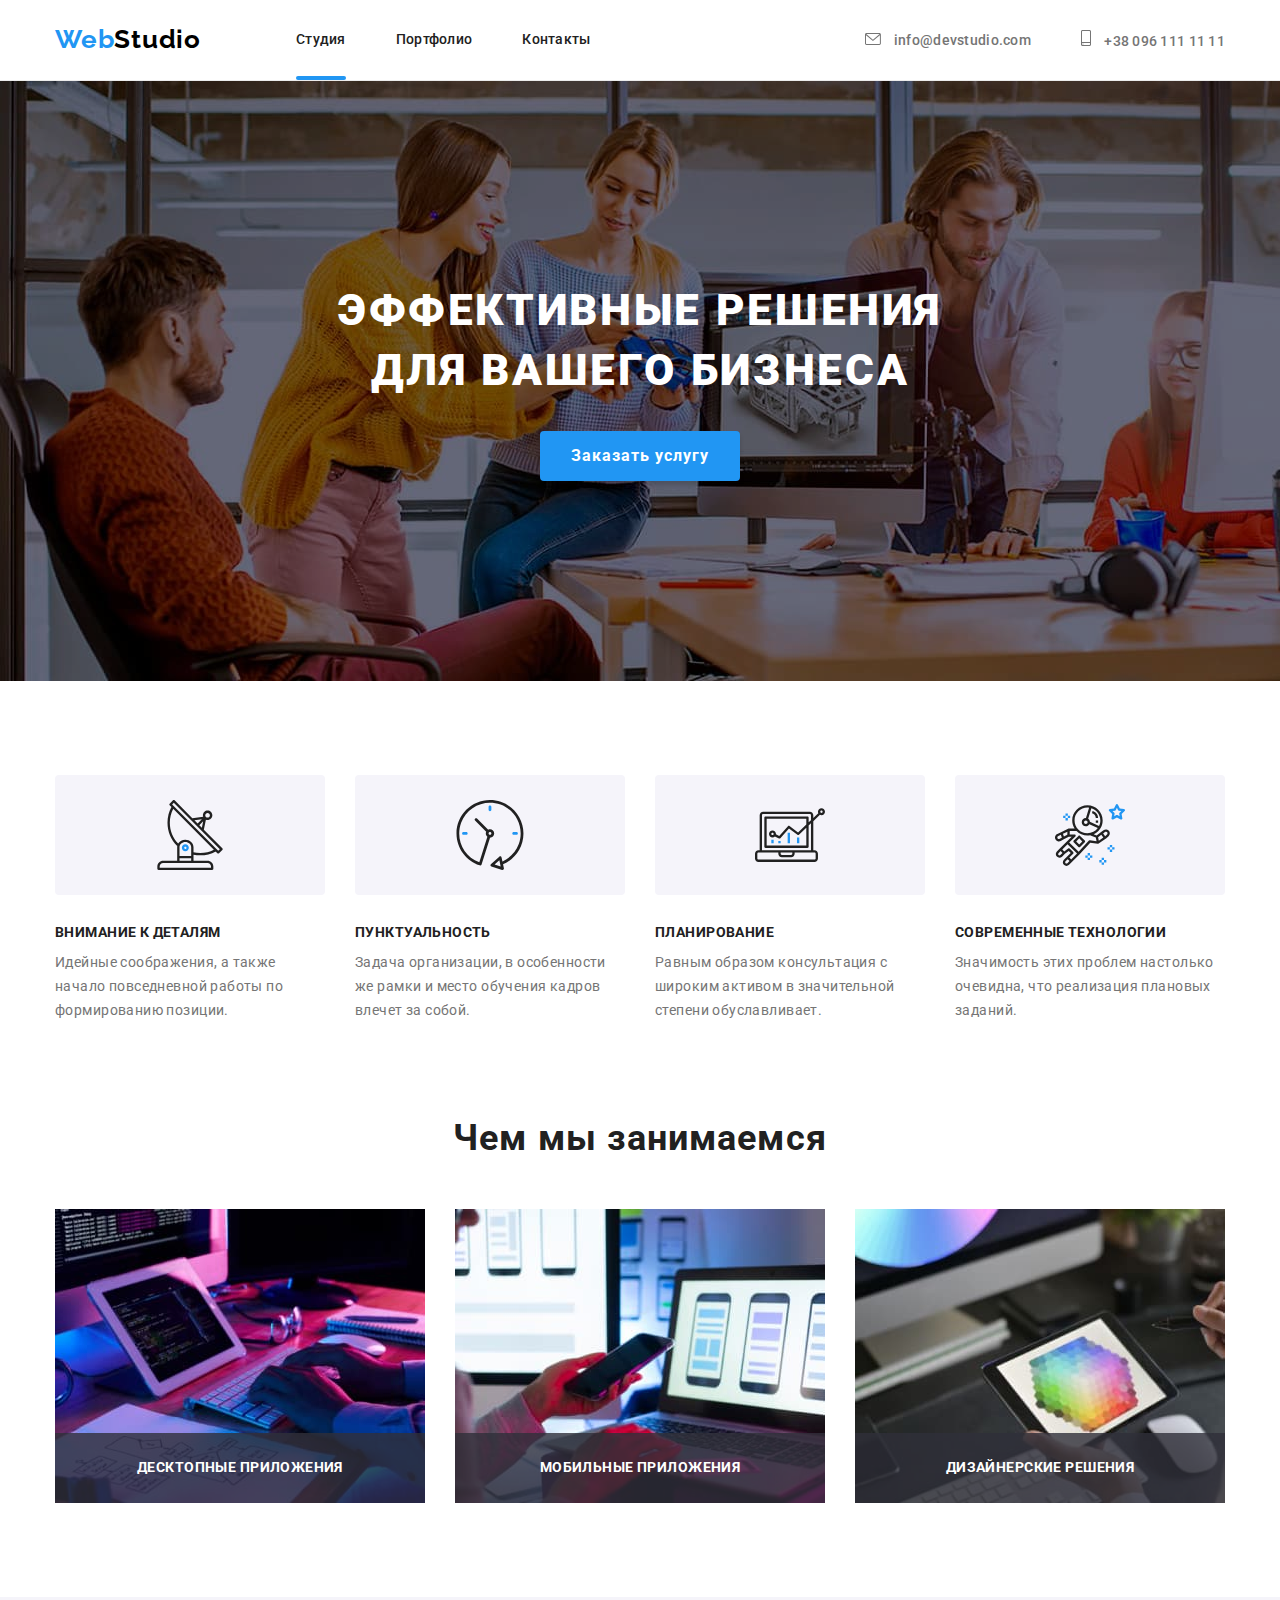
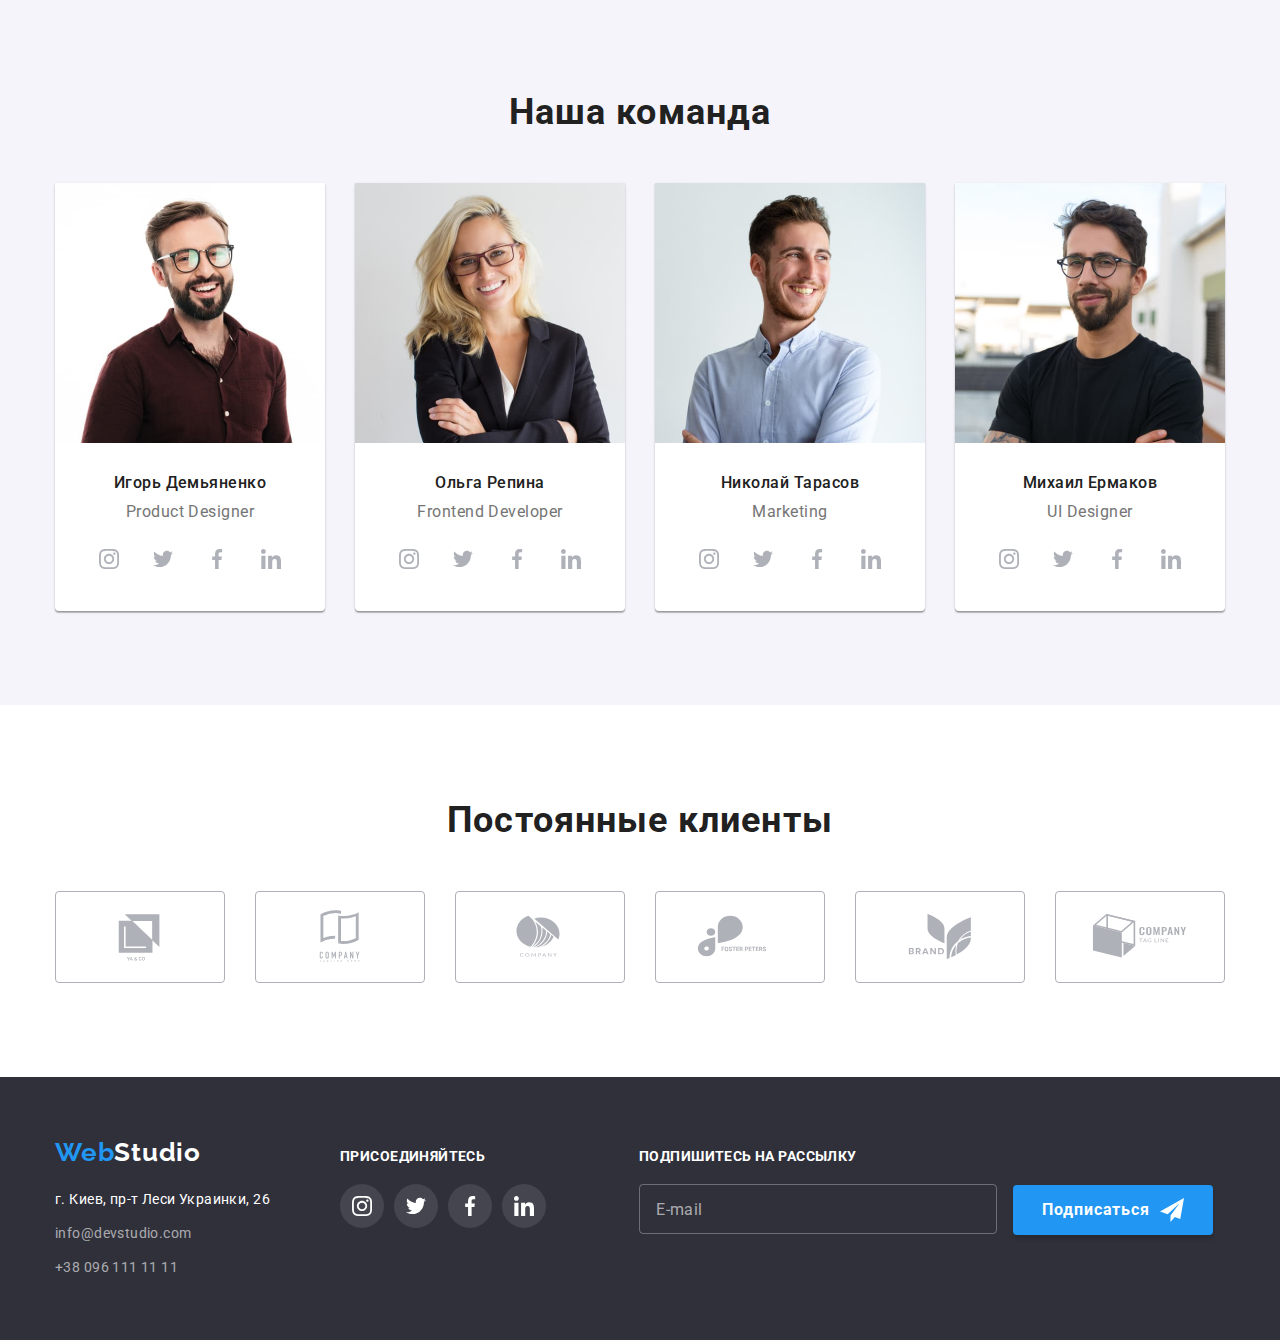
<file: index.html>
<!DOCTYPE html>
<html lang="ru">
  <head>
    <meta charset="UTF-8" />
    <meta http-equiv="X-UA-Compatible" content="IE=edge" />
    <meta name="viewport" content="width=device-width, initial-scale=1.0" />
    <title>WebStudio</title>
    <link rel="preconnect" href="https://fonts.googleapis.com" />
    <link rel="preconnect" href="https://fonts.gstatic.com" crossorigin />
    <link
      href="https://fonts.googleapis.com/css2?family=Raleway:wght@700&family=Roboto:wght@400;500;700;900&display=swap"
      rel="stylesheet"
    />
    <link rel="preconnect" href="https://fonts.googleapis.com" />
    <link rel="preconnect" href="https://fonts.gstatic.com" crossorigin />
    <link
      href="https://fonts.googleapis.com/css2?family=Raleway:wght@700&family=Roboto:wght@400;500;700;900&display=swap"
      rel="stylesheet"
    />
    <link
      rel="stylesheet"
      href="https://cdnjs.cloudflare.com/ajax/libs/modern-normalize/1.1.0/modern-normalize.min.css"
    />
    <link rel="stylesheet" href="./css/main.min.css" />
  </head>
  <body>
    <header class="header-section">
      <div class="container">
        <div class="header-position">
          <nav class="navigation">
            <div class="logo-header">
              <a href="./index.html" lang="en" class="logo">
                Web<span class="logo--black">Studio</span>
              </a>
            </div>
            <ul class="site-nav list-none">
              <li class="site-nav__item">
                <a href="./index.html" class="site-nav__link current-page">Студия</a>
              </li>
              <li class="site-nav__item">
                <a href="./portfolio.html" class="site-nav__link">Портфолио</a>
              </li>
              <li class="site-nav__item">
                <a href="" class="site-nav__link">Контакты</a>
              </li>
            </ul>
          </nav>
          <ul class="contacts list-none">
            <li class="contact">
              <a href="mailto:info@devstudio.com" class="contact__info">
                <svg class="contact__icon" width="16px" height="12px">
                  <use href="./images/icons-sprite.svg#icon-envelope"></use>
                </svg>
                info@devstudio.com </a>
            </li>
            <li class="contact">
              <a href="tel:+380961111111" class="contact__info">
                <svg class="contact__icon" width="10px" height="16px" >
                  <use href="./images/icons-sprite.svg#icon-smartphone"></use>
                  </svg>
                +38 096 111 11 11 </a>
            </li>
          </ul>
          <!-- MOBILE MENU -->
          <button type="button" class="menu-button" data-menu-button>
            <svg width="40" height="40" aria-label="переключатель моб.меню" aria-expanded="false" aria-controls="menu-container">
              <use class="icon-cross" href="./images/icons-sprite.svg#icon-mobmenu-cross">
              </use>
              <use class="icon-menu" href="./images/icons-sprite.svg#icon-mobmenu">
              </use>
            </svg>
          </button>
          <div class="menu-container" id="menu-container" data-menu>
              <div class="mobmenu-thumb">
                <ul class="mob-nav list-none">
                  <li class="mob-nav__item "><a href="./index.html" class="mob-nav__link mob-current" >Студия</a></li>
                  <li class="mob-nav__item"><a href="./portfolio.html" class="mob-nav__link" >Портфолио</a></li>
                  <li class="mob-nav__item"><a href="" class="mob-nav__link" >Контакты</a></li>
                </ul>
                <div class="thumb-contacts">
                <ul class="mob-contacts list-none">
                  <li class="mob-contacts__item"> <a href="tel:+380961111111" class="mob-contacts__tel">+38 096 111 11 11</a></li>
                  <li class="mob-contacts__item"> <a href="mail:info@devstudio.com" class="mob-contacts__mail">info@devstudio.com </a>
                  </li>
                </ul>
                <ul class="mob-socials list-none">
                  <li class="mob-socials__item"><a href="https://www.instagram.com/" class="mob-socials__link">Instagram</a></li>
                  <li class="mob-socials__item"><a href="https://twitter.com/" class="mob-socials__link">Twitter</a></li>
                  <li class="mob-socials__item"><a href="https://www.facebook.com/" class="mob-socials__link">Facebook</a></li>
                  <li class="mob-socials__item"><a href="https://www.linkedin.com/" class="mob-socials__link">LinkedIn</a></li>
                </ul>
                </div>
              </div>
          </div>
          <!-- END MOBILE MENU -->
        </div>
      </div>
    </header>
    <main>
      <section class="hero">
        <div class="container">
          <h1 class="hero__title">
            Эффективные решения <br />
            для вашего бизнеса
          </h1>
          <button type="button" class="hero__button" data-modal-open>Заказать услугу</button>
        </div>
      </section>
      <section class="features-section">
        <div class="container">
        <h2 class="visually-hidden">Особенности</h2>
        <ul class="features list-none">
          <li class="features__item">
            <div class="features__icon">
              <svg width="70px" height="70px">
                <use href="./images/icons-sprite.svg#icon-antenna" ></use>
              </svg>
            </div>
            <h3 class="features__title">Внимание к деталям</h3>
            <p class="features__text">
              Идейные соображения, а также начало повседневной работы по
              формированию позиции.
            </p>
          </li>
          <li class="features__item">
            <div class="features__icon">
              <svg width="70px" height="70px">
                <use href="./images/icons-sprite.svg#icon-clock" ></use>
              </svg>
            </div>
            <h3 class="features__title">Пунктуальность</h3>
            <p class="features__text">
              Задача организации, в особенности же рамки и место обучения кадров
              влечет за собой.
            </p>
          </li>
          <li class="features__item">
            <div class="features__icon">
              <svg width="70px" height="70px">
                <use href="./images/icons-sprite.svg#icon-diagram" ></use>
              </svg>
            </div>
            <h3 class="features__title">Планирование</h3>
            <p class="features__text">
              Равным образом консультация с широким активом в значительной
              степени обуславливает.
            </p>
          </li>
          <li class="features__item">
            <div class="features__icon">
              <svg width="70px" height="70px">
                <use href="./images/icons-sprite.svg#icon-astronaut" ></use>
              </svg>
            </div>
            <h3 class="features__title">Современные технологии</h3>
            <p class="features__text">
              Значимость этих проблем настолько очевидна, что реализация
              плановых заданий.
            </p>
          </li>
        </div>
        </ul>
      </section>
      <section class="work-directions-section">
        <h2 class="section-title">Чем мы занимаемся</h2>
        <ul class="work-directions list-none">
          <li class="work-directions__item">
            <div class="work-directions__box">
              <img 
                srcset="./images/img_1.jpg 1x, ./images/img_1-x2.jpg 2x"
                sizes="(min-width: 1200px) 370px 294px" 
                src="./images/img_1.jpg"
                alt="первая картинка" />
              <p class="work-directions__text">Десктопные приложения</p>
            </div>
          </li>
          <li class="work-directions__item">
            <div class="work-directions__box">
              <img 
              srcset="./images/img_2.jpg 1x, ./images/img_2-x2.jpg 2x" 
                sizes="(min-width: 1200px) 370px 294px"
                src="./images/img_2.jpg" alt="вторая картинка" />
              <p class="work-directions__text">Мобильные приложения</p>
            </div>
          </li>
          <li class="work-directions__item">
            <div class="work-directions__box">
              <img 
                srcset="./images/img_3.jpg 1x, ./images/img_3-x2.jpg 2x" 
                sizes="(min-width: 1200px) 370px 294px"
                src="./images/img_3.jpg" alt="третья картинка" />
              <p class="work-directions__text">Дизайнерские решения</p>
            </div>
          </li>
        </ul>
      </section>
      <section class="team-section">
        <div class="container">
        <h2 class="section-title">Наша команда</h2>
        <ul class="team-members list-none">
          <li class="team-member">
            <picture>
              <source 
              srcset="./images/mobile/product_designer-mob.jpg 1x, ./images/mobile/product_designer-mob-x2.jpg 2x" 
              media="(max-width:767px)" type="image/jpg" />
              <source 
              srcset="./images/tablet/product_designer-tab.jpg 1x, ./images/tablet/product_designer-tab-x2.jpg 2x" 
              media="(max-width:1199px)" type="image/jpg" />
              <source 
              srcset="./images/product_designer.jpg 1x, ./images/product_designer-x2.jpg 2x" 
              media="(min-width:1200px)" type="image/jpg" />
              <img src="./images/product_designer.jpg" alt="Игорь Демьяненко">
            </picture>
            <div class="team-member__name-position"> 
              <h3 class="team-member__name">Игорь Демьяненко</h3>
              <p class="team-member__position" lang="en">Product Designer</p>
          </div>
          <div>
            <ul class="team-socials list-none">
              <li class="team-socials__item">
                <a class="team-socials__link" href="https://www.instagram.com/">
                <svg class="team-socials__icon" width="20px" height="20px">
                <use href="./images/icons-sprite.svg#icon-instagram"></use>
              </svg>
            </a></li>
              <li class="team-socials__item">
                <a class="team-socials__link" href="https://twitter.com/">
                <svg class="team-socials__icon" width="20px" height="20px">
                  <use href="./images/icons-sprite.svg#icon-twitter"></use>
                </svg>
              </a></li>
              <li class="team-socials__item">
                <a class="team-socials__link" href="https://www.facebook.com/">
                <svg class="team-socials__icon" width="20px" height="20px">
                  <use href="./images/icons-sprite.svg#icon-facebook"></use>
                </svg>
              </a></li>
              <li class="team-socials__item">
                <a class="team-socials__link" href="https://www.linkedin.com/">
                <svg class="team-socials__icon" width="20px" height="20px">
                  <use href="./images/icons-sprite.svg#icon-linkedin"></use>
                </svg>
              </a></li>
            </ul>
          </div>
          </li>
          <li class="team-member">
            <picture>
              <source 
              srcset="./images/mobile/frontend_developer-mob.jpg 1x, ./images/mobile/frontend_developer-mob-x2.jpg 2x" 
              media="(max-width:767px)" type="image/jpg" />
              <source 
              srcset="./images/tablet/frontend_developer-tab.jpg 1x, ./images/tablet/frontend_developer-tab-x2.jpg 2x" 
              media="(max-width:1199px)" type="image/jpg" />
              <source 
              srcset="./images/frontend_developer.jpg 1x, ./images/frontend_developer-x2.jpg 2x" 
              media="(min-width:1200px)" type="image/jpg" />
              <img src="./images/frontend_developer.jpg" alt="Ольга Репина">
            </picture>

            <div class="team-member__name-position">
              <h3 class="team-member__name">Ольга Репина</h3>
              <p class="team-member__position" lang="en">Frontend Developer</p>
          </div>
          <div>
            <ul class="team-socials list-none">
              <li class="team-socials__item">
                <a class="team-socials__link" href="https://www.instagram.com/">
                  <svg class="team-socials__icon" width="20px" height="20px">
                    <use href="./images/icons-sprite.svg#icon-instagram"></use>
                  </svg>
                </a>
              </li>
              <li class="team-socials__item">
                <a class="team-socials__link" href="https://twitter.com/">
                  <svg class="team-socials__icon" width="20px" height="20px">
                    <use href="./images/icons-sprite.svg#icon-twitter"></use>
                  </svg>
                </a>
              </li>
              <li class="team-socials__item">
                <a class="team-socials__link" href="https://www.facebook.com/">
                  <svg class="team-socials__icon" width="20px" height="20px">
                    <use href="./images/icons-sprite.svg#icon-facebook"></use>
                  </svg>
                </a>
              </li>
              <li class="team-socials__item">
                <a class="team-socials__link" href="https://www.linkedin.com/">
                  <svg class="team-socials__icon" width="20px" height="20px">
                    <use href="./images/icons-sprite.svg#icon-linkedin"></use>
                  </svg>
                </a>
              </li>
            </ul>
          </div>
          </li>
          <li class="team-member">
            <picture>
              <source 
              srcset="./images/mobile/marketing-mob.jpg 1x, ./images/mobile/marketing-mob-x2.jpg 2x" 
              media="(max-width:767px)" type="image/jpg" />
              <source 
              srcset="./images/tablet/marketing-tab.jpg 1x, ./images/tablet/marketing-tab-x2.jpg 2x" 
              media="(max-width:1199px)" type="image/jpg" />
              <source 
              srcset="./images/marketing.jpg 1x, ./images/marketing-x2.jpg 2x" 
              media="(min-width:1200px)" type="image/jpg" />
              <img src="./images/marketing.jpg" alt="Николай Тарасов">
            </picture>

            <div class="team-member__name-position">
              <h3 class="team-member__name">Николай Тарасов</h3>
              <p class="team-member__position" lang="en">Marketing</p>
          </div>
          <div>
            <ul class="team-socials list-none">
              <li class="team-socials__item">
                <a class="team-socials__link" href="https://www.instagram.com/">
                  <svg class="team-socials__icon" width="20px" height="20px">
                    <use href="./images/icons-sprite.svg#icon-instagram"></use>
                  </svg>
                </a>
              </li>
              <li class="team-socials__item">
                <a class="team-socials__link" href="https://twitter.com/">
                  <svg class="team-socials__icon" width="20px" height="20px">
                    <use href="./images/icons-sprite.svg#icon-twitter"></use>
                  </svg>
                </a>
              </li>
              <li class="team-socials__item">
                <a class="team-socials__link" href="https://www.facebook.com/">
                  <svg class="team-socials__icon" width="20px" height="20px">
                    <use href="./images/icons-sprite.svg#icon-facebook"></use>
                  </svg>
                </a>
              </li>
              <li class="team-socials__item">
                <a class="team-socials__link" href="https://www.linkedin.com/">
                  <svg class="team-socials__icon" width="20px" height="20px">
                    <use href="./images/icons-sprite.svg#icon-linkedin"></use>
                  </svg>
                </a>
              </li>
            </ul>
          </div>
          </li>
          <li class="team-member">
            <picture>
              <source 
              srcset="./images/mobile/ui_designer-mob.jpg 1x, ./images/mobile/ui_designer-mob-x2.jpg 2x" 
              media="(max-width:767px)" type="image/jpg" />
              <source 
              srcset="./images/tablet/ui_designer-tab.jpg 1x, ./images/tablet/ui_designer-tab-x2.jpg 2x" 
              media="(max-width:1199px)" type="image/jpg" />
              <source 
              srcset="./images/ui_designer.jpg 1x, ./images/ui_designer-x2.jpg 2x" 
              media="(min-width:1200px)" type="image/jpg" />
              <img src="./images/ui_designer.jpg" alt="Михаил Ермаков">
            </picture>
            <div class="team-member__name-position">
              <h3 class="team-member__name">Михаил Ермаков</h3>
              <p class="team-member__position" lang="en">UI Designer</p>
          </div>
          <div>
            <ul class="team-socials list-none">
              <li class="team-socials__item">
                <a class="team-socials__link" href="https://www.instagram.com/">
                  <svg class="team-socials__icon" width="20px" height="20px">
                    <use href="./images/icons-sprite.svg#icon-instagram"></use>
                  </svg>
                </a>
              </li>
              <li class="team-socials__item">
                <a class="team-socials__link" href="https://twitter.com/">
                  <svg class="team-socials__icon" width="20px" height="20px">
                    <use href="./images/icons-sprite.svg#icon-twitter"></use>
                  </svg>
                </a>
              </li>
              <li class="team-socials__item">
                <a class="team-socials__link" href="https://www.facebook.com/">
                  <svg class="team-socials__icon" width="20px" height="20px">
                    <use href="./images/icons-sprite.svg#icon-facebook"></use>
                  </svg>
                </a>
              </li>
              <li class="team-socials__item">
                <a class="team-socials__link" href="https://www.linkedin.com/">
                  <svg class="team-socials__icon" width="20px" height="20px">
                    <use href="./images/icons-sprite.svg#icon-linkedin"></use>
                  </svg>
                </a>
              </li>
            </ul>
          </div>
          </li>
        </ul>
        </div>
      </section>
      <section class="clients-section">
        <div class="container">
        <h2 class="section-title">Постоянные клиенты</h2>
        <ul class="clients list-none">
          <li class="clients__item">
            <a href="" class="clients__link">
            <svg class="clients__icon" width="106px" height="60px">
              <use href="./images/icons-sprite.svg#icon-company-1"></use>
            </svg>
            </a>
          </li>
          <li class="clients__item">
            <a href="" class="clients__link">
            <svg class="clients__icon" width="106px" height="60px">
              <use href="./images/icons-sprite.svg#icon-company-2"></use>
            </svg>
            </a>
          </li>
          <li class="clients__item"> 
            <a href="" class="clients__link">
            <svg class="clients__icon" width="106px" height="60px">
              <use href="./images/icons-sprite.svg#icon-company-3"></use>
            </svg></a>
          </li>
          <li class="clients__item">
            <a href="" class="clients__link">
            <svg class="clients__icon" width="106px" height="60px">
              <use href="./images/icons-sprite.svg#icon-company-4"></use>
            </svg>
          </a>
          </li>
          <li class="clients__item">
            <a href="" class="clients__link">
            <svg  class="clients__icon" width="106px" height="60px">
              <use href="./images/icons-sprite.svg#icon-company-5"></use>
            </svg>
          </a>
          </li>
          <li class="clients__item">
            <a href="" class="clients__link">
            <svg class="clients__icon" width="106px" height="60px">
              <use href="./images/icons-sprite.svg#icon-company-6"></use>
            </svg></a>
          </li>
        </ul>
        </div>
      </section>
    </main>
    <footer class="footer-section">
      <div class="container footer">
          <div class="thumb-adress-social">
           <div class="footer__adress">
            <div class="logo-footer">
              <a href="/index.html" lang="en" class="logo">Web<span class="logo--white">Studio</span></a>
            </div>
            <address class="footer-info">
              г. Киев, пр-т Леси Украинки, 26 <br />
              <a class="footer-info__contact" href="mailto:info@devstudio.com">info@devstudio.com</a> <br />
              <a class="footer-info__contact" href="tel:+380961111111">+38 096 111 11 11</a>
            </address>
          </div>
          <div class="footer__join-us">
            <h3 class="footer-title">присоединяйтесь</h3>
            <ul class="footer-socials list-none">
              <li class="footer-socials__item">
                <a class="footer-socials__link" href="https://www.instagram.com/">
                  <svg class="footer-socials__icon" width="20px" height="20px">
                    <use href="./images/icons-sprite.svg#icon-instagram"></use>
                  </svg>
                </a></li>
              <li class="footer-socials__item">
                <a class="footer-socials__link" href="https://twitter.com/">
                  <svg class="footer-socials__icon" width="20px" height="20px">
                    <use href="./images/icons-sprite.svg#icon-twitter"></use>
                  </svg>
                </a></li>
              <li class="footer-socials__item">
                <a class="footer-socials__link" href="https://www.facebook.com/">
                  <svg class="footer-socials__icon" width="20px" height="20px">
                    <use href="./images/icons-sprite.svg#icon-facebook"></use>
                  </svg>
                </a></li>
              <li class="footer-socials__item">
                <a class="footer-socials__link" href="https://www.linkedin.com/">
                  <svg class="footer-socials__icon" width="20px" height="20px">
                    <use href="./images/icons-sprite.svg#icon-linkedin"></use>
                  </svg>
                </a></li>
            </ul>
          </div>
          </div>
          <form class="footer-form">
            <h3 class="footer-title">Подпишитесь на рассылку</h3>
            <label>
              <input type="email" class="footer-form__subscribe" name="form-subscribe" placeholder="E-mail" required >
            </label>
            <button type="submit" class="button-subscribe">
            Подписаться
              <svg class="button-subscribe__icon" height="24" width="24" >
                <use href="./images/icons-sprite.svg#icon-send"></use>
              </svg>
            </button>
          </form>
      </div>
    </footer>

    <div class="backdrop is-hidden" data-modal>
      <div class="modal">
      <button class="close-modal" type="button" data-modal-close>
        <svg width="18" height="18">
          <use href="./images/icons-sprite.svg#icon-close-modal"></use>
        </svg>
      </button>

      <form class="modal-form">
        <h3 class="form-title">Оставьте свои данные, мы вам перезвоним</h3>

        <div class="form-field">
          <label class="form-field__label" for="name">Имя</label>
          <div class="form-field__icon-wraper">
            <input class="form-field__input" id="name" type="text" required>
            <svg class="form-field__icon" width="18" height="18">
              <use href="./images/icons-sprite.svg#icon-person"></use>
            </svg>
          </div>
        </div>
        
        <div class="form-field">
          <label class="form-field__label" for="phone">Телефон</label>
          <div class="form-field__icon-wraper">
            <input class="form-field__input" id="phone" type="tel" required>
            <svg class="form-field__icon" width="18" height="18">
              <use href="./images/icons-sprite.svg#icon-phone"></use>
            </svg>
          </div>
        </div>
        
        <div class="form-field">
          <label class="form-field__label" for="email">Почта</label>
          <div class="form-field__icon-wraper">
            <input class="form-field__input" id="email" type="email" required>
            <svg class="form-field__icon" width="18" height="18">
              <use href="./images/icons-sprite.svg#icon-email"></use>
            </svg>
          </div>
        </div>
        
        <div class="form-field"> 
          <label class="form-field__label" for="comment">Комментарий</label>
          <textarea class="form-field__input form-field__comment" name="comment" id="comment" rows="6" placeholder="Введите текст"></textarea>
        </div>
        
        <div class="checkbox-field">
          <input type="checkbox" name="form-policy" id="form-policy" class="checkbox visually-hidden" required>
          <label class="label-checkbox" for="form-policy">Соглашаюсь с рассылкой и принимаю&nbsp;<a href="" class="policy-link">Условия договора</a></label>
        </div>
        
        <button type="submit" class="modal-submit-form"> Отправить</button>
      </form>

      </div>
    </div>
    <script src="./js/modal.js"></script>
    <script src="./js/mobile-menu.js"></script>
  </body>
</html>
</file>
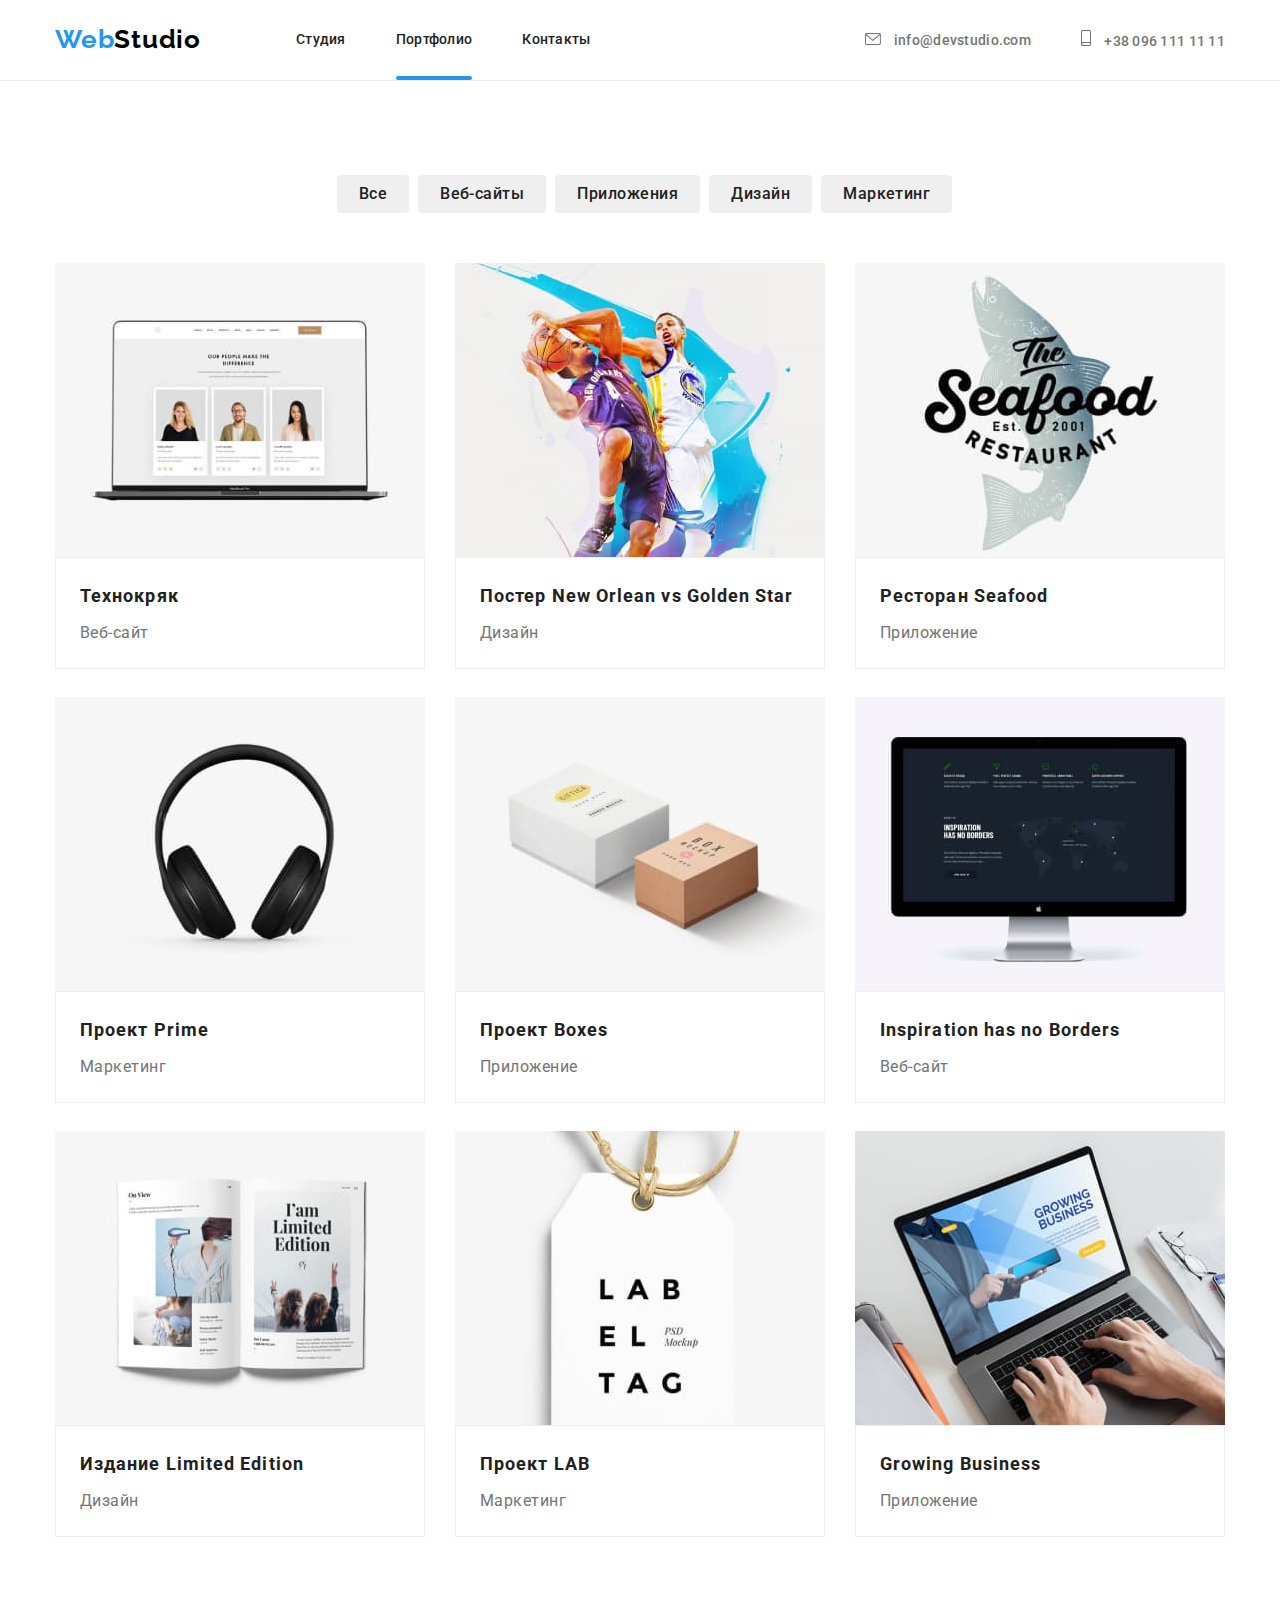
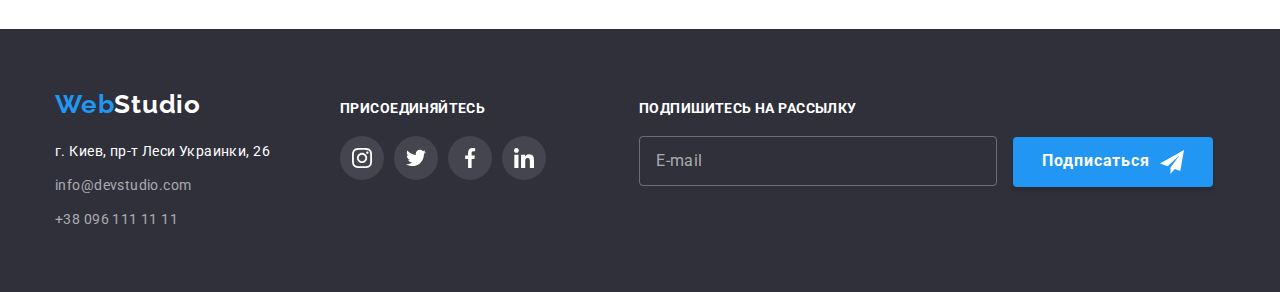
<file: portfolio.html>
<!DOCTYPE html>
<html lang="ru">
  <head>
    <meta charset="UTF-8" />
    <meta http-equiv="X-UA-Compatible" content="IE=edge" />
    <meta name="viewport" content="width=device-width, initial-scale=1.0" />
    <title>Portfolio</title>
    <link rel="preconnect" href="https://fonts.googleapis.com" />
    <link rel="preconnect" href="https://fonts.gstatic.com" crossorigin />
    <link
      href="https://fonts.googleapis.com/css2?family=Raleway:wght@700&family=Roboto:wght@400;500;700;900&display=swap"
      rel="stylesheet"
    />
    <link rel="preconnect" href="https://fonts.googleapis.com" />
    <link rel="preconnect" href="https://fonts.gstatic.com" crossorigin />
    <link
      href="https://fonts.googleapis.com/css2?family=Raleway:wght@700&family=Roboto:wght@400;500;700;900&display=swap"
      rel="stylesheet"
    />
    <link
      rel="stylesheet"
      href="https://cdnjs.cloudflare.com/ajax/libs/modern-normalize/1.1.0/modern-normalize.min.css"
    />
    <link rel="stylesheet" href="./css/main.min.css" />
  </head>
  <body>
    <header class="header-section">
      <div class="container">
        <div class="header-position">
          <nav class="navigation">
            <div class="logo-header">
              <a href="./index.html" lang="en" class="logo">
                Web<span class="logo--black">Studio</span>
              </a>
            </div>
            <ul class="site-nav list-none">
              <li class="site-nav__item">
                <a href="./index.html" class="site-nav__link">Студия</a>
              </li>
              <li class="site-nav__item">
                <a href="./portfolio.html" class="site-nav__link current-page"
                  >Портфолио</a
                >
              </li>
              <li class="site-nav__item">
                <a href="" class="site-nav__link">Контакты</a>
              </li>
            </ul>
          </nav>
          <ul class="contacts list-none">
            <li class="contact">
              <a href="mailto:info@devstudio.com" class="contact__info">
                <svg class="contact__icon" width="16px" height="12px">
                  <use href="./images/icons-sprite.svg#icon-envelope"></use>
                </svg>
                info@devstudio.com
              </a>
            </li>
            <li class="contact">
              <a href="tel:+380961111111" class="contact__info">
                <svg class="contact__icon" width="10px" height="16px">
                  <use href="./images/icons-sprite.svg#icon-smartphone"></use>
                </svg>
                +38 096 111 11 11
              </a>
            </li>
          </ul>
          <!-- MOBILE MENU -->
          <button type="button" class="menu-button" data-menu-button>
            <svg
              width="40"
              height="40"
              aria-label="переключатель моб.меню"
              aria-expanded="false"
              aria-controls="menu-container"
            >
              <use
                class="icon-cross"
                href="./images/icons-sprite.svg#icon-mobmenu-cross"
              ></use>
              <use
                class="icon-menu"
                href="./images/icons-sprite.svg#icon-mobmenu"
              ></use>
            </svg>
          </button>
          <div class="menu-container" id="menu-container" data-menu>
            <div class="mobmenu-thumb">
              <ul class="mob-nav list-none">
                <li class="mob-nav__item">
                  <a href="./index.html" class="mob-nav__link">Студия</a>
                </li>
                <li class="mob-nav__item">
                  <a href="./portfolio.html" class="mob-nav__link mob-current"
                    >Портфолио</a
                  >
                </li>
                <li class="mob-nav__item">
                  <a href="" class="mob-nav__link">Контакты</a>
                </li>
              </ul>
              <div class="thumb-contacts">
                <ul class="mob-contacts list-none">
                  <li class="mob-contacts__item">
                    <a href="tel:+380961111111" class="mob-contacts__tel"
                      >+38 096 111 11 11</a
                    >
                  </li>
                  <li class="mob-contacts__item">
                    <a href="mail:info@devstudio.com" class="mob-contacts__mail"
                      >info@devstudio.com
                    </a>
                  </li>
                </ul>

                <ul class="mob-socials list-none">
                  <li class="mob-socials__item">
                    <a href="" class="mob-socials__link">Instagram</a>
                  </li>
                  <li class="mob-socials__item">
                    <a href="" class="mob-socials__link">Twitter</a>
                  </li>
                  <li class="mob-socials__item">
                    <a href="" class="mob-socials__link">Facebook</a>
                  </li>
                  <li class="mob-socials__item">
                    <a href="" class="mob-socials__link">LinkedIn</a>
                  </li>
                </ul>
              </div>
            </div>
          </div>
          <!-- END MOBILE MENU -->
        </div>
      </div>
    </header>
    <main>
      <section class="portfolio-section">
        <div class="container">
          <h1 class="visually-hidden">Портфолио</h1>
          <ul class="filter list-none">
            <li class="filter__item">
              <button type="button" class="filter__button">Все</button>
            </li>
            <li class="filter__item">
              <button type="button" class="filter__button">Веб-сайты</button>
            </li>
            <li class="filter__item">
              <button type="button" class="filter__button">Приложения</button>
            </li>
            <li class="filter__item">
              <button type="button" class="filter__button">Дизайн</button>
            </li>
            <li class="filter__item">
              <button type="button" class="filter__button">Маркетинг</button>
            </li>
          </ul>

          <ul class="portfolio list-none">
            <li class="portfolio__item">
              <a href="" class="portfolio__link">
                <div class="card-thumb">
                  <picture>
                    <source
                      srcset="
                        ./images/mobile/img-portfolio-1-mob.jpg    1x,
                        ./images/mobile/img-portfolio-1-mob-x2.jpg 2x
                      "
                      media="(max-width:767px)"
                      type="image/jpg"
                    />
                    <source
                      srcset="
                        ./images/tablet/img-portfolio-1-tab.jpg    1x,
                        ./images/tablet/img-portfolio-1-tab-x2.jpg 2x
                      "
                      media="(max-width:1199px)"
                      type="image/jpg"
                    />
                    <source
                      srcset="
                        ./images/img-portfolio-1.jpg    1x,
                        ./images/img-portfolio-1-x2.jpg 2x
                      "
                      media="(min-width:1200px)"
                      type="image/jpg"
                    />
                    <img src="./images/img-portfolio-1.jpg" alt="Технокряк" />
                  </picture>
                  <p class="portfolio__overlay-text">
                    Ресурс предлагает комплексные предложения с разным уровнем
                    функционала и сервисов. Все это позволит посетителю получить
                    исчерпывающие сведения о компании или частном лице.
                  </p>
                </div>
                <div class="portfolio__type-and-name">
                  <h2 class="portfolio__name">Технокряк</h2>
                  <p class="portfolio__type">Веб-сайт</p>
                </div>
              </a>
            </li>
            <li class="portfolio__item">
              <a href="" class="portfolio__link">
                <div class="card-thumb">
                  <picture>
                    <source
                      srcset="
                        ./images/mobile/img-portfolio-2-mob.jpg    1x,
                        ./images/mobile/img-portfolio-2-mob-x2.jpg 2x
                      "
                      media="(max-width:767px)"
                      type="image/jpg"
                    />
                    <source
                      srcset="
                        ./images/tablet/img-portfolio-2-tab.jpg    1x,
                        ./images/tablet/img-portfolio-2-tab-x2.jpg 2x
                      "
                      media="(max-width:1199px)"
                      type="image/jpg"
                    />
                    <source
                      srcset="
                        ./images/img-portfolio-2.jpg    1x,
                        ./images/img-portfolio-2-x2.jpg 2x
                      "
                      media="(min-width:1200px)"
                      type="image/jpg"
                    />
                    <img
                      src="./images/img-portfolio-2.jpg"
                      alt="Постер New Orlean vs Golden Star"
                    />
                  </picture>
                  <p class="portfolio__overlay-text">
                    Ресурс предлагает комплексные предложения с разным уровнем
                    функционала и сервисов. Все это позволит посетителю получить
                    исчерпывающие сведения о компании или частном лице.
                  </p>
                </div>
                <div class="portfolio__type-and-name">
                  <h2 class="portfolio__name">
                    Постер New Orlean vs Golden Star
                  </h2>
                  <p class="portfolio__type">Дизайн</p>
                </div>
              </a>
            </li>
            <li class="portfolio__item">
              <a href="" class="portfolio__link">
                <div class="card-thumb">
                  <picture>
                    <source
                      srcset="
                        ./images/mobile/img-portfolio-3-mob.jpg    1x,
                        ./images/mobile/img-portfolio-3-mob-x2.jpg 2x
                      "
                      media="(max-width:767px)"
                      type="image/jpg"
                    />
                    <source
                      srcset="
                        ./images/tablet/img-portfolio-3-tab.jpg    1x,
                        ./images/tablet/img-portfolio-3-tab-x2.jpg 2x
                      "
                      media="(max-width:1199px)"
                      type="image/jpg"
                    />
                    <source
                      srcset="
                        ./images/img-portfolio-3.jpg    1x,
                        ./images/img-portfolio-3-x2.jpg 2x
                      "
                      media="(min-width:1200px)"
                      type="image/jpg"
                    />
                    <img
                      src="./images/img-portfolio-3.jpg"
                      alt="Ресторан Seafood"
                    />
                  </picture>
                  <p class="portfolio__overlay-text">
                    Ресурс предлагает комплексные предложения с разным уровнем
                    функционала и сервисов. Все это позволит посетителю получить
                    исчерпывающие сведения о компании или частном лице.
                  </p>
                </div>
                <div class="portfolio__type-and-name">
                  <h2 class="portfolio__name">Ресторан Seafood</h2>
                  <p class="portfolio__type">Приложение</p>
                </div>
              </a>
            </li>
            <li class="portfolio__item">
              <a href="" class="portfolio__link">
                <div class="card-thumb">
                  <picture>
                    <source
                      srcset="
                        ./images/mobile/img-portfolio-4-mob.jpg    1x,
                        ./images/mobile/img-portfolio-4-mob-x2.jpg 2x
                      "
                      media="(max-width:767px)"
                      type="image/jpg"
                    />
                    <source
                      srcset="
                        ./images/tablet/img-portfolio-4-tab.jpg    1x,
                        ./images/tablet/img-portfolio-4-tab-x2.jpg 2x
                      "
                      media="(max-width:1199px)"
                      type="image/jpg"
                    />
                    <source
                      srcset="
                        ./images/img-portfolio-4.jpg    1x,
                        ./images/img-portfolio-4-x2.jpg 2x
                      "
                      media="(min-width:1200px)"
                      type="image/jpg"
                    />
                    <img
                      src="./images/img-portfolio-4.jpg"
                      alt="Проект Prime"
                    />
                  </picture>
                  <p class="portfolio__overlay-text">
                    Ресурс предлагает комплексные предложения с разным уровнем
                    функционала и сервисов. Все это позволит посетителю получить
                    исчерпывающие сведения о компании или частном лице.
                  </p>
                </div>
                <div class="portfolio__type-and-name">
                  <h2 class="portfolio__name">Проект Prime</h2>
                  <p class="portfolio__type">Маркетинг</p>
                </div>
              </a>
            </li>
            <li class="portfolio__item">
              <a href="" class="portfolio__link">
                <div class="card-thumb">
                  <picture>
                    <source
                      srcset="
                        ./images/mobile/img-portfolio-5-mob.jpg    1x,
                        ./images/mobile/img-portfolio-5-mob-x2.jpg 2x
                      "
                      media="(max-width:767px)"
                      type="image/jpg"
                    />
                    <source
                      srcset="
                        ./images/tablet/img-portfolio-5-tab.jpg    1x,
                        ./images/tablet/img-portfolio-5-tab-x2.jpg 2x
                      "
                      media="(max-width:1199px)"
                      type="image/jpg"
                    />
                    <source
                      srcset="
                        ./images/img-portfolio-5.jpg    1x,
                        ./images/img-portfolio-5-x2.jpg 2x
                      "
                      media="(min-width:1200px)"
                      type="image/jpg"
                    />
                    <img
                      src="./images/img-portfolio-5.jpg"
                      alt="Проект Boxes"
                    />
                  </picture>

                  <p class="portfolio__overlay-text">
                    Ресурс предлагает комплексные предложения с разным уровнем
                    функционала и сервисов. Все это позволит посетителю получить
                    исчерпывающие сведения о компании или частном лице.
                  </p>
                </div>
                <div class="portfolio__type-and-name">
                  <h2 class="portfolio__name">Проект Boxes</h2>
                  <p class="portfolio__type">Приложение</p>
                </div>
              </a>
            </li>
            <li class="portfolio__item">
              <a href="" class="portfolio__link">
                <div class="card-thumb">
                  <picture>
                    <source
                      srcset="
                        ./images/mobile/img-portfolio-6-mob.jpg    1x,
                        ./images/mobile/img-portfolio-6-mob-x2.jpg 2x
                      "
                      media="(max-width:767px)"
                      type="image/jpg"
                    />
                    <source
                      srcset="
                        ./images/tablet/img-portfolio-6-tab.jpg    1x,
                        ./images/tablet/img-portfolio-6-tab-x2.jpg 2x
                      "
                      media="(max-width:1199px)"
                      type="image/jpg"
                    />
                    <source
                      srcset="
                        ./images/img-portfolio-6.jpg    1x,
                        ./images/img-portfolio-6-x2.jpg 2x
                      "
                      media="(min-width:1200px)"
                      type="image/jpg"
                    />
                    <img
                      src="./images/img-portfolio-6.jpg"
                      alt="Inspiration has no Borders"
                    />
                  </picture>

                  <p class="portfolio__overlay-text">
                    Ресурс предлагает комплексные предложения с разным уровнем
                    функционала и сервисов. Все это позволит посетителю получить
                    исчерпывающие сведения о компании или частном лице.
                  </p>
                </div>
                <div class="portfolio__type-and-name">
                  <h2 class="portfolio__name">Inspiration has no Borders</h2>
                  <p class="portfolio__type">Веб-сайт</p>
                </div>
              </a>
            </li>
            <li class="portfolio__item">
              <a href="" class="portfolio__link">
                <div class="card-thumb">
                  <picture>
                    <source
                      srcset="
                        ./images/mobile/img-portfolio-7-mob.jpg    1x,
                        ./images/mobile/img-portfolio-7-mob-x2.jpg 2x
                      "
                      media="(max-width:767px)"
                      type="image/jpg"
                    />
                    <source
                      srcset="
                        ./images/tablet/img-portfolio-7-tab.jpg    1x,
                        ./images/tablet/img-portfolio-7-tab-x2.jpg 2x
                      "
                      media="(max-width:1199px)"
                      type="image/jpg"
                    />
                    <source
                      srcset="
                        ./images/img-portfolio-7.jpg    1x,
                        ./images/img-portfolio-7-x2.jpg 2x
                      "
                      media="(min-width:1200px)"
                      type="image/jpg"
                    />
                    <img
                      src="./images/img-portfolio-7.jpg"
                      alt="Издание Limited Edition"
                    />
                  </picture>
                  <p class="portfolio__overlay-text">
                    Ресурс предлагает комплексные предложения с разным уровнем
                    функционала и сервисов. Все это позволит посетителю получить
                    исчерпывающие сведения о компании или частном лице.
                  </p>
                </div>
                <div class="portfolio__type-and-name">
                  <h2 class="portfolio__name">Издание Limited Edition</h2>
                  <p class="portfolio__type">Дизайн</p>
                </div>
              </a>
            </li>
            <li class="portfolio__item">
              <a href="" class="portfolio__link">
                <div class="card-thumb">
                  <picture>
                    <source
                      srcset="
                        ./images/mobile/img-portfolio-8-mob.jpg    1x,
                        ./images/mobile/img-portfolio-8-mob-x2.jpg 2x
                      "
                      media="(max-width:767px)"
                      type="image/jpg"
                    />
                    <source
                      srcset="
                        ./images/tablet/img-portfolio-8-tab.jpg    1x,
                        ./images/tablet/img-portfolio-8-tab-x2.jpg 2x
                      "
                      media="(max-width:1199px)"
                      type="image/jpg"
                    />
                    <source
                      srcset="
                        ./images/img-portfolio-8.jpg    1x,
                        ./images/img-portfolio-8-x2.jpg 2x
                      "
                      media="(min-width:1200px)"
                      type="image/jpg"
                    />
                    <img src="./images/img-portfolio-8.jpg" alt="Проект LAB" />
                  </picture>
                  <p class="portfolio__overlay-text">
                    Ресурс предлагает комплексные предложения с разным уровнем
                    функционала и сервисов. Все это позволит посетителю получить
                    исчерпывающие сведения о компании или частном лице.
                  </p>
                </div>
                <div class="portfolio__type-and-name">
                  <h2 class="portfolio__name">Проект LAB</h2>
                  <p class="portfolio__type">Маркетинг</p>
                </div>
              </a>
            </li>
            <li class="portfolio__item">
              <a href="" class="portfolio__link">
                <div class="card-thumb">
                  <picture>
                    <source
                      srcset="
                        ./images/mobile/img-portfolio-9-mob.jpg    1x,
                        ./images/mobile/img-portfolio-9-mob-x2.jpg 2x
                      "
                      media="(max-width:767px)"
                      type="image/jpg"
                    />
                    <source
                      srcset="
                        ./images/tablet/img-portfolio-9-tab.jpg    1x,
                        ./images/tablet/img-portfolio-9-tab-x2.jpg 2x
                      "
                      media="(max-width:1199px)"
                      type="image/jpg"
                    />
                    <source
                      srcset="
                        ./images/img-portfolio-9.jpg    1x,
                        ./images/img-portfolio-9-x2.jpg 2x
                      "
                      media="(min-width:1200px)"
                      type="image/jpg"
                    />
                    <img
                      src="./images/img-portfolio-9.jpg"
                      alt="Growing Business"
                    />
                  </picture>
                  <p class="portfolio__overlay-text">
                    Ресурс предлагает комплексные предложения с разным уровнем
                    функционала и сервисов. Все это позволит посетителю получить
                    исчерпывающие сведения о компании или частном лице.
                  </p>
                </div>
                <div class="portfolio__type-and-name">
                  <h2 class="portfolio__name">Growing Business</h2>
                  <p class="portfolio__type">Приложение</p>
                </div>
              </a>
            </li>
          </ul>
        </div>
      </section>
    </main>
    <footer class="footer-section">
      <div class="container footer">
        <div class="thumb-adress-social">
          <div class="footer__adress">
            <div class="logo-footer">
              <a href="/index.html" lang="en" class="logo"
                >Web<span class="logo--white">Studio</span></a
              >
            </div>
            <address class="footer-info">
              г. Киев, пр-т Леси Украинки, 26 <br />
              <a class="footer-info__contact" href="mailto:info@devstudio.com"
                >info@devstudio.com</a
              >
              <br />
              <a class="footer-info__contact" href="tel:+380961111111"
                >+38 096 111 11 11</a
              >
            </address>
          </div>
          <div class="footer__join-us">
            <h3 class="footer-title">присоединяйтесь</h3>
            <ul class="footer-socials list-none">
              <li class="footer-socials__item">
                <a
                  class="footer-socials__link"
                  href="https://www.instagram.com/"
                >
                  <svg class="footer-socials__icon" width="20px" height="20px">
                    <use href="./images/icons-sprite.svg#icon-instagram"></use>
                  </svg>
                </a>
              </li>
              <li class="footer-socials__item">
                <a class="footer-socials__link" href="https://twitter.com/">
                  <svg class="footer-socials__icon" width="20px" height="20px">
                    <use href="./images/icons-sprite.svg#icon-twitter"></use>
                  </svg>
                </a>
              </li>
              <li class="footer-socials__item">
                <a
                  class="footer-socials__link"
                  href="https://www.facebook.com/"
                >
                  <svg class="footer-socials__icon" width="20px" height="20px">
                    <use href="./images/icons-sprite.svg#icon-facebook"></use>
                  </svg>
                </a>
              </li>
              <li class="footer-socials__item">
                <a
                  class="footer-socials__link"
                  href="https://www.linkedin.com/"
                >
                  <svg class="footer-socials__icon" width="20px" height="20px">
                    <use href="./images/icons-sprite.svg#icon-linkedin"></use>
                  </svg>
                </a>
              </li>
            </ul>
          </div>
        </div>
        <form class="footer-form">
          <h3 class="footer-title">Подпишитесь на рассылку</h3>
          <label>
            <input
              type="email"
              class="footer-form__subscribe"
              name="form-subscribe"
              placeholder="E-mail"
              required
            />
          </label>
          <button type="submit" class="button-subscribe">
            Подписаться
            <svg class="button-subscribe__icon" height="24" width="24">
              <use href="./images/icons-sprite.svg#icon-send"></use>
            </svg>
          </button>
        </form>
      </div>
    </footer>
    <script src="./js/mobile-menu.js"></script>
  </body>
</html>
</file>
<file: css/main.min.css>
.visually-hidden{position:absolute;width:1px;height:1px;margin:-1px;border:0;padding:0;white-space:nowrap;-webkit-clip-path:inset(100%);clip-path:inset(100%);clip:rect(0 0 0 0);overflow:hidden}.list-none{list-style-type:none;padding:0;margin:0}h1,h2,h3,h4,h5,h6,p{margin-top:0;margin-bottom:0}a{text-decoration:none}img{display:block;width:100%;height:auto}body{font-family:Roboto, sans-serif;color:#757575}.container{padding-left:15px;padding-right:15px;margin-left:auto;margin-right:auto}@media screen and (min-width: 480px) and (max-width: 767px){.container{width:480px}}@media screen and (min-width: 768px) and (max-width: 1199px){.container{width:768px}}@media screen and (min-width: 1200px){.container{max-width:1200px}}.section-title{margin-top:0;margin-bottom:50px;font-weight:700;font-size:36px;line-height:1.17;text-align:center;letter-spacing:0.03em;color:#212121}@media screen and (max-width: 1199px){.section-title{margin-bottom:30px;font-size:28px;line-height:1.18}}.logo{font-family:"Raleway";font-weight:700;font-size:26px;line-height:1.2;letter-spacing:0.03em;color:#2196f3;text-decoration:none}.logo--black{color:#000000}.logo--white{color:#fff}.logo-header{margin-right:95px;display:inline-block}.logo-footer{margin-bottom:20px}.menu-button{background-color:transparent;border:none;z-index:3;fill:#212121}@media screen and (max-width: 768px){.menu-button{display:inline-block;padding-top:10px;padding-bottom:10px}}@media screen and (min-width: 768px){.menu-button{display:none}}.menu-button:hover,.menu-button:focus{fill:#2196f3}.menu-button .icon-cross{display:none}.menu-button.is-open .icon-cross{display:block}.menu-button.is-open .icon-menu{display:none}.menu-container{display:none;position:absolute;top:0;left:0;width:100%;height:100vh;padding:48px 40px;z-index:2;background:#fff}.menu-container.is-open{display:block}.mobmenu-thumb{display:-webkit-box;display:-ms-flexbox;display:flex;-webkit-box-orient:vertical;-webkit-box-direction:normal;-ms-flex-direction:column;flex-direction:column;height:100%;-webkit-box-pack:justify;-ms-flex-pack:justify;justify-content:space-between}@media screen and (min-width: 480px){.mobmenu-thumb{width:450px;margin-right:auto;margin-left:auto}}.mob-nav :not(:last-child){margin-bottom:32px}.mob-nav__link{font-weight:500;font-size:40px;line-height:1, 175;letter-spacing:0.02em;color:#212121}.mob-nav__link.mob-current{color:#2196f3}.mob-contacts__item:not(:last-child){margin-bottom:32px}.mob-contacts__tel{font-weight:500;font-size:34px;line-height:1.176;letter-spacing:0.02em;color:#2196f3}.mob-contacts__mail{font-weight:500;font-size:24px;line-height:1.166;letter-spacing:0.02em;color:#757575}.mob-socials{width:100%;display:-webkit-box;display:-ms-flexbox;display:flex;-webkit-box-pack:justify;-ms-flex-pack:justify;justify-content:space-between;-ms-flex-wrap:wrap;flex-wrap:wrap;margin-top:64px}@media screen and (min-width: 480px){.mob-socials{width:356px}}.mob-socials__item:not(:last-child){padding-right:10px;border-right:1px solid rgba(33,33,33,0.2)}.mob-socials__link{font-weight:500;font-size:18px;line-height:1.22;letter-spacing:0.02em;color:#2196f3}@media screen and (max-width: 768px){.header-position{display:-webkit-box;display:-ms-flexbox;display:flex;-webkit-box-pack:justify;-ms-flex-pack:justify;justify-content:space-between;-webkit-box-align:center;-ms-flex-align:center;align-items:center}}@media screen and (min-width: 768px){.header-position{display:-webkit-box;display:-ms-flexbox;display:flex}}@media screen and (max-width: 768px){.navigation{display:inline-block}}.header-section{background-color:#fff;border-bottom:1px solid #ececec}@media screen and (min-width: 768px){.navigation,.site-nav{display:-webkit-box;display:-ms-flexbox;display:flex;-webkit-box-align:center;-ms-flex-align:center;align-items:center}}@media screen and (min-width: 1200px){.site-nav,.contacts,.navigation{display:-webkit-box;display:-ms-flexbox;display:flex;-webkit-box-align:center;-ms-flex-align:center;align-items:center}}@media screen and (max-width: 768px){.site-nav,.contacts{display:none}}.site-nav__item:not(:last-child){margin-right:50px}.site-nav__link{position:relative;display:block;padding-top:32px;padding-bottom:32px;font-weight:500;font-size:14px;line-height:1.14;letter-spacing:0.02em;color:#212121;text-decoration:none;-webkit-transition:color 250ms cubic-bezier(0.4, 0, 0.2, 1);transition:color 250ms cubic-bezier(0.4, 0, 0.2, 1)}.site-nav__link:hover,.site-nav__link:focus{color:#2196f3}.current-page::after{content:"";position:absolute;bottom:0;left:0;width:100%;height:4px;background:#2196f3;border-radius:2px}.contacts{margin-left:auto}@media screen and (max-width: 1200px){.contacts{margin-top:auto;margin-bottom:auto}}@media screen and (max-width: 1200px){.contact:first-child{margin-bottom:10px}}@media screen and (min-width: 1200px){.contact:last-child{margin-left:50px}}.contact__info{font-weight:500;letter-spacing:0.02em;color:#757575;text-decoration:none;-webkit-transition:color 250ms cubic-bezier(0.4, 0, 0.2, 1);transition:color 250ms cubic-bezier(0.4, 0, 0.2, 1)}.contact__info:hover,.contact__info:focus{color:#2196f3}@media screen and (max-width: 1200px){.contact__info{padding-top:10px;padding-bottom:10px;font-size:12px;line-height:1.16}}@media screen and (min-width: 1200px){.contact__info{padding-top:32px;padding-bottom:32px;font-size:14px;line-height:1.14}}.contact__icon{display:inline-block;padding:0;margin:0 10px 0 0;fill:currentColor}.contact__icon:hover,.contact__icon:focus{fill:currentColor}.hero{padding-top:118px;padding-bottom:118px;margin-right:auto;margin-left:auto;background-color:rgba(47,48,58,0.4);background-image:url(../images/bg-hero.jpg);background-blend-mode:overlay;background-repeat:no-repeat;background-size:cover}@media screen and (min-width: 480px) and (max-width: 767px){.hero{height:400px;max-width:480px}}@media screen and (min-width: 768px) and (max-width: 1199px){.hero{height:400px;width:768px}}@media screen and (min-width: 1200px){.hero{padding-top:200px;padding-bottom:200px;height:600px;max-width:1600px}}@media screen and (max-width: 767px){.hero{background-image:url(../images/mobile/bg-hero-mob.jpg)}}@media screen and (max-width: 767px) and (min-device-pixel-ratio: 2), screen and (max-width: 767px) and (-webkit-min-device-pixel-ratio: 2), screen and (max-width: 767px) and (min-resolution: 192dpi), screen and (max-width: 767px) and (min-resolution: 2dppx){.hero{background-image:url(../images/mobile/bg-hero-mob-x2.jpg)}}@media screen and (max-width: 1199px){.hero{background-image:url(../images/tablet/bg-hero-tab.jpg)}}@media screen and (max-width: 1199px) and (min-device-pixel-ratio: 2), screen and (max-width: 1199px) and (-webkit-min-device-pixel-ratio: 2), screen and (max-width: 1199px) and (min-resolution: 192dpi), screen and (max-width: 1199px) and (min-resolution: 2dppx){.hero{background-image:url(../images/tablet/bg-hero-tab-x2.jpg)}}@media screen and (min-width: 1200px){.hero{background-image:url(../images/bg-hero.jpg)}}@media screen and (min-width: 1200px) and (min-device-pixel-ratio: 2), screen and (min-width: 1200px) and (-webkit-min-device-pixel-ratio: 2), screen and (min-width: 1200px) and (min-resolution: 192dpi), screen and (min-width: 1200px) and (min-resolution: 2dppx){.hero{background-image:url(../images/bg-hero-x2.jpg)}}.hero__title{margin:0;margin-bottom:30px;font-weight:900;font-size:26px;line-height:1.62;text-align:center;letter-spacing:0.06em;text-transform:uppercase;color:#fff}@media screen and (min-width: 1200px){.hero__title{font-size:44px;line-height:1.36}}.hero__button{display:block;margin-right:auto;margin-left:auto;min-width:200px;min-height:50px;font-family:inherit;font-weight:700;font-size:16px;line-height:1.88;letter-spacing:0.06em;border-radius:4px;-webkit-box-shadow:0px 4px 4px rgba(0,0,0,0.15);box-shadow:0px 4px 4px rgba(0,0,0,0.15);color:#fff;background:#2196f3;cursor:pointer;border:none;-webkit-transition:background 250ms cubic-bezier(0.4, 0, 0.2, 1);transition:background 250ms cubic-bezier(0.4, 0, 0.2, 1)}.hero__button:hover,.hero__button:focus{background:#188ce8}.features-section{padding-top:60px;padding-bottom:60px}@media screen and (min-width: 1200px){.features-section{padding-top:94px;padding-bottom:94px}}@media screen and (min-width: 768px){.features{display:-webkit-box;display:-ms-flexbox;display:flex}}@media screen and (min-width: 768px) and (max-width: 1199px){.features{display:-webkit-box;display:-ms-flexbox;display:flex;-ms-flex-wrap:wrap;flex-wrap:wrap}}@media screen and (min-width: 1200px){.features{display:-webkit-box;display:-ms-flexbox;display:flex;-webkit-box-pack:center;-ms-flex-pack:center;justify-content:center}}.features__item{max-width:100%}@media screen and (max-width: 768px){.features__item{width:450px}.features__item:not(:last-child){margin-bottom:30px}}@media screen and (min-width: 768px) and (max-width: 1199px){.features__item{width:354px}.features__item:nth-child(2n+1){margin-right:30px}.features__item:nth-child(-n+2){margin-bottom:30px}}@media screen and (min-width: 1200px){.features__item{width:270px}.features__item:not(:last-child){margin-right:30px}}.features__icon{display:-webkit-box;display:-ms-flexbox;display:flex;-webkit-box-pack:center;-ms-flex-pack:center;justify-content:center;-webkit-box-align:center;-ms-flex-align:center;align-items:center;margin-bottom:30px;height:120px;background-color:#f5f4fa;border-radius:4px}@media screen and (max-width: 1200px){.features__icon{width:100%}}@media screen and (min-width: 1200px){.features__icon{width:270px}}.features__title{font-weight:700;font-size:14px;line-height:1.14;letter-spacing:0.03em;text-transform:uppercase;color:#212121}@media screen and (max-width: 767px){.features__title{text-align:center}}.features__text{margin-top:10px;font-size:14px;line-height:1.71;letter-spacing:0.03em;color:#757575}@media screen and (max-width: 1199px){.work-directions-section{display:none}}@media screen and (min-width: 1200px){.work-directions-section{padding-bottom:94px}}.work-directions{display:-webkit-box;display:-ms-flexbox;display:flex;-webkit-box-pack:center;-ms-flex-pack:center;justify-content:center}.work-directions__item:not(:last-child){margin-right:30px}.work-directions__box{position:relative}.work-directions__img{display:block}.work-directions__text{position:absolute;bottom:0;width:100%;height:70px;padding-top:27px;padding-bottom:27px;font-weight:700;font-size:14px;line-height:1.14;letter-spacing:0.03em;text-align:center;text-transform:uppercase;color:#fff;background-color:rgba(47,48,58,0.8)}.team-section{padding-top:60px;padding-bottom:60px;background-color:#f5f4fa}@media screen and (min-width: 1200px){.team-section{padding-top:94px;padding-bottom:94px}}@media screen and (min-width: 768px){.team-members{display:-webkit-box;display:-ms-flexbox;display:flex;-webkit-box-pack:center;-ms-flex-pack:center;justify-content:center;-ms-flex-wrap:wrap;flex-wrap:wrap}}@media screen and (min-width: 1200px){.team-members{-ms-flex-wrap:nowrap;flex-wrap:nowrap}}.team-member{-webkit-box-shadow:0px 1px 3px rgba(0,0,0,0.12),0px 1px 1px rgba(0,0,0,0.14),0px 2px 1px rgba(0,0,0,0.2);box-shadow:0px 1px 3px rgba(0,0,0,0.12),0px 1px 1px rgba(0,0,0,0.14),0px 2px 1px rgba(0,0,0,0.2);border-radius:0px 0px 4px 4px;background:#fff;width:100%;height:auto}@media screen and (min-width: 480px) and (max-width: 768px){.team-member{width:450px;min-height:622px}.team-member:not(:last-child){margin-bottom:30px}}@media screen and (min-width: 768px) and (max-width: 1200px){.team-member{width:354px;min-height:536px}.team-member:nth-child(2n+1){margin-right:30px}.team-member:nth-child(-n+2){margin-bottom:30px}}@media screen and (min-width: 1200px){.team-member{width:270px;min-height:368px}.team-member:not(:last-child){margin-right:30px}}.team-member__img{display:block}.team-member__name-position{padding-top:30px;padding-bottom:16px}.team-member__name{margin-bottom:10px;font-weight:500;font-size:16px;line-height:1.19;text-align:center;letter-spacing:0.03em;color:#212121}.team-member__position{font-size:16px;line-height:1.19;text-align:center;letter-spacing:0.03em;color:#757575}.team-socials{display:-webkit-box;display:-ms-flexbox;display:flex;-webkit-box-pack:center;-ms-flex-pack:center;justify-content:center;margin-bottom:30px}.team-socials__item:not(:last-child){margin-right:10px}.team-socials__link{display:-webkit-box;display:-ms-flexbox;display:flex;-webkit-box-pack:center;-ms-flex-pack:center;justify-content:center;-webkit-box-align:center;-ms-flex-align:center;align-items:center;width:44px;height:44px;color:#afb1b8;border-radius:50%;-webkit-transition:color 250ms cubic-bezier(0.4, 0, 0.2, 1),background-color 250ms cubic-bezier(0.4, 0, 0.2, 1);transition:color 250ms cubic-bezier(0.4, 0, 0.2, 1),background-color 250ms cubic-bezier(0.4, 0, 0.2, 1)}.team-socials__link:hover,.team-socials__link:focus{border-radius:50%;background-color:#2196f3;color:#fff}.team-socials__icon{fill:currentColor}.clients-section{padding-top:60px;padding-bottom:60px}@media screen and (min-width: 1200px){.clients-section{padding-top:94px;padding-bottom:94px}}.clients{display:-webkit-box;display:-ms-flexbox;display:flex}@media screen and (max-width: 1200px){.clients{-webkit-box-pack:center;-ms-flex-pack:center;justify-content:center;-ms-flex-wrap:wrap;flex-wrap:wrap}}@media screen and (min-width: 1200px){.clients{-ms-flex-wrap:nowrap;flex-wrap:nowrap}.clients__item:not(:last-child){margin-right:30px}}@media screen and (max-width: 480px){.clients__item{margin-bottom:30px}}@media screen and (min-width: 480px) and (max-width: 768px){.clients__item:nth-child(2n+1){margin-right:30px}.clients__item:not(:nth-last-child(-n+2)){margin-bottom:30px}}@media screen and (min-width: 768px) and (max-width: 1200px){.clients__item:not(:nth-child(3n+1)){margin-left:30px}.clients__item:nth-child(-n+3){margin-bottom:30px}}.clients__link{display:-webkit-box;display:-ms-flexbox;display:flex;-webkit-box-align:center;-ms-flex-align:center;align-items:center;-webkit-box-pack:center;-ms-flex-pack:center;justify-content:center;border:1px solid #afb1b8;border-radius:4px;color:#afb1b8;-webkit-transition:color 250ms cubic-bezier(0.4, 0, 0.2, 1),border 250ms cubic-bezier(0.4, 0, 0.2, 1);transition:color 250ms cubic-bezier(0.4, 0, 0.2, 1),border 250ms cubic-bezier(0.4, 0, 0.2, 1)}.clients__link:hover,.clients__link:focus{color:#2196f3;border:1px solid #2196f3;cursor:pointer}@media screen and (max-width: 768px){.clients__link{width:210px;height:92px}}@media screen and (min-width: 768px) and (max-width: 1200px){.clients__link{width:226px;height:92px}}@media screen and (min-width: 1200px){.clients__link{width:170px;height:92px}}.clients__icon{fill:currentColor}.footer-section{background-color:#2f303a;padding-top:60px;padding-bottom:60px}@media screen and (max-width: 1200px){.footer{text-align:center}}@media screen and (min-width: 1200px){.footer{display:-webkit-box;display:-ms-flexbox;display:flex;-webkit-box-align:baseline;-ms-flex-align:baseline;align-items:baseline}}@media screen and (min-width: 768px) and (max-width: 1200px){.thumb-adress-social{display:-webkit-box;display:-ms-flexbox;display:flex;-webkit-box-align:baseline;-ms-flex-align:baseline;align-items:baseline;-ms-flex-pack:distribute;justify-content:space-around;margin-bottom:60px}}@media screen and (min-width: 1200px){.thumb-adress-social{display:-webkit-box;display:-ms-flexbox;display:flex;-webkit-box-align:baseline;-ms-flex-align:baseline;align-items:baseline}}@media screen and (min-width: 1200px){.footer__adress{margin-right:70px}}.footer-info{font-style:normal;font-size:14px;line-height:1.71;letter-spacing:0.03em;color:#fff}.footer-info__contact{display:inline-block;color:rgba(255,255,255,0.6);text-decoration:none;margin-top:10px;-webkit-transition:color 250ms cubic-bezier(0.4, 0, 0.2, 1);transition:color 250ms cubic-bezier(0.4, 0, 0.2, 1)}.footer-info__contact:hover,.footer-info__contact:focus{color:#2196f3}@media screen and (max-width: 768px){.footer__join-us{margin-bottom:60px;margin-top:60px}}.footer-title{margin-bottom:20px;font-size:14px;line-height:1.143;letter-spacing:0.03em;text-transform:uppercase;color:#ffffff}.footer-socials{display:-webkit-box;display:-ms-flexbox;display:flex;-webkit-box-pack:center;-ms-flex-pack:center;justify-content:center}.footer-socials__item:not(:last-child){margin-right:10px}.footer-socials__link{display:-webkit-box;display:-ms-flexbox;display:flex;-webkit-box-pack:center;-ms-flex-pack:center;justify-content:center;-webkit-box-align:center;-ms-flex-align:center;align-items:center;width:44px;height:44px;color:#fff;background-color:rgba(255,255,255,0.1);border-radius:50%;-webkit-transition:color 250ms cubic-bezier(0.4, 0, 0.2, 1),background-color 250ms cubic-bezier(0.4, 0, 0.2, 1);transition:color 250ms cubic-bezier(0.4, 0, 0.2, 1),background-color 250ms cubic-bezier(0.4, 0, 0.2, 1)}.footer-socials__link:hover,.footer-socials__link:focus{background-color:#2196f3;color:#fff}.footer-socials__icon{fill:currentColor}@media screen and (min-width: 1200px){.footer-form{margin-left:93px}}.footer-form__subscribe{width:100%;height:50px;padding-left:16px;-webkit-box-sizing:border-box;box-sizing:border-box;border:1px solid #ffffff4d;border-radius:4px;background-color:transparent;color:#fff;-webkit-transition:background-color 250ms cubic-bezier(0.4, 0, 0.2, 1),border 250ms cubic-bezier(0.4, 0, 0.2, 1);transition:background-color 250ms cubic-bezier(0.4, 0, 0.2, 1),border 250ms cubic-bezier(0.4, 0, 0.2, 1)}.footer-form__subscribe:focus-within{background-color:rgba(255,255,255,0.1);border:1px solid #2196f3;outline:none}.footer-form__subscribe::-webkit-input-placeholder{font-size:16px;line-height:1.25;letter-spacing:0.03em;color:rgba(255,255,255,0.6)}.footer-form__subscribe:-ms-input-placeholder{font-size:16px;line-height:1.25;letter-spacing:0.03em;color:rgba(255,255,255,0.6)}.footer-form__subscribe::-ms-input-placeholder{font-size:16px;line-height:1.25;letter-spacing:0.03em;color:rgba(255,255,255,0.6)}.footer-form__subscribe::placeholder{font-size:16px;line-height:1.25;letter-spacing:0.03em;color:rgba(255,255,255,0.6)}@media screen and (max-width: 1200px){.footer-form__subscribe{margin-bottom:20px}}@media screen and (min-width: 480px) and (max-width: 1200px){.footer-form__subscribe{width:450px;display:block;margin-left:auto;margin-right:auto}}@media screen and (min-width: 1200px){.footer-form__subscribe{width:358px}}.button-subscribe{display:-webkit-inline-box;display:-ms-inline-flexbox;display:inline-flex;-webkit-box-pack:center;-ms-flex-pack:center;justify-content:center;-webkit-box-align:center;-ms-flex-align:center;align-items:center;min-width:200px;min-height:50px;margin-left:12px;font-family:inherit;font-weight:700;font-size:16px;line-height:1.88;letter-spacing:0.06em;color:#fff;background:#2196f3;border-color:#2196f3;cursor:pointer;border:none;border-radius:4px;-webkit-box-shadow:0px 4px 4px 0px #00000026;box-shadow:0px 4px 4px 0px #00000026;color:#fff;-webkit-transition:background 250ms cubic-bezier(0.4, 0, 0.2, 1);transition:background 250ms cubic-bezier(0.4, 0, 0.2, 1)}.button-subscribe:hover,.button-subscribe:focus{background:#188ce8}.button-subscribe__icon{margin-left:10px}.backdrop{position:fixed;top:0;left:0;height:100vh;width:100vw;background-color:rgba(0,0,0,0.2);opacity:1;-webkit-transition:opacity 250ms cubic-bezier(0.4, 0, 0.2, 1);transition:opacity 250ms cubic-bezier(0.4, 0, 0.2, 1);z-index:3}.backdrop.is-hidden{opacity:0;pointer-events:none}.backdrop.is-hidden .modal{-webkit-transform:translate(-50%, -50%) scale(0.5);transform:translate(-50%, -50%) scale(0.5)}.modal{position:absolute;top:50%;left:50%;width:528px;height:581px;background-color:#fff;border-radius:4px;-webkit-transform:translate(-50%, -50%) scale(1);transform:translate(-50%, -50%) scale(1);-webkit-transition:-webkit-transform 250ms cubic-bezier(0.4, 0, 0.2, 1);transition:-webkit-transform 250ms cubic-bezier(0.4, 0, 0.2, 1);transition:transform 250ms cubic-bezier(0.4, 0, 0.2, 1);transition:transform 250ms cubic-bezier(0.4, 0, 0.2, 1), -webkit-transform 250ms cubic-bezier(0.4, 0, 0.2, 1)}@media screen and (max-width: 480px){.modal{width:100%;height:auto}}@media screen and (min-width: 480px) and (max-width: 1200px){.modal{width:450px;height:609px}}.close-modal{position:absolute;right:8px;top:8px;display:-webkit-box;display:-ms-flexbox;display:flex;-webkit-box-pack:center;-ms-flex-pack:center;justify-content:center;-webkit-box-align:center;-ms-flex-align:center;align-items:center;width:30px;height:30px;border-radius:50%;border:1px solid #0000001a;background-color:#fff;cursor:pointer;fill:#000;-webkit-transition:fill 250ms cubic-bezier(0.4, 0, 0.2, 1);transition:fill 250ms cubic-bezier(0.4, 0, 0.2, 1)}.close-modal:hover,.close-modal:focus{fill:#2196f3}.modal-form{margin-top:40px;margin-right:40px;margin-left:40px;margin-bottom:40px}.form-title{margin-bottom:12px;font-weight:700;text-align:center;letter-spacing:0.03em;color:#212121}@media screen and (max-width: 1200px){.form-title{font-size:20px;line-height:1.5}}@media screen and (min-width: 1200px){.form-title{font-size:20px;line-height:1.15}}.form-field:not(first-child){margin-top:10px}.form-field__label{display:block;margin-bottom:4px;font-size:12px;line-height:1.166;letter-spacing:0.01em;color:#757575}.form-field__input{padding-left:42px;width:100%;min-height:40px;border:1px solid rgba(33,33,33,0.2);-webkit-box-sizing:border-box;box-sizing:border-box;border-radius:4px;color:#757575;-webkit-transition:border 250ms cubic-bezier(0.4, 0, 0.2, 1);transition:border 250ms cubic-bezier(0.4, 0, 0.2, 1)}.form-field:focus-within .form-field__input{outline:none;border:1px solid #2196f3}.form-field__icon-wraper{position:relative}.form-field__icon{position:absolute;top:50%;left:12px;-webkit-transform:translateY(-50%);transform:translateY(-50%);fill:#212121;-webkit-transition:fill 250ms cubic-bezier(0.4, 0, 0.2, 1);transition:fill 250ms cubic-bezier(0.4, 0, 0.2, 1)}.form-field:focus-within .form-field__icon{fill:#2196f3}.form-field__comment{height:120px;padding:12px 16px;resize:none}.form-field__comment::-webkit-input-placeholder{font-size:12px;line-height:1.166;letter-spacing:0.01em;color:rgba(117,117,117,0.5)}.form-field__comment:-ms-input-placeholder{font-size:12px;line-height:1.166;letter-spacing:0.01em;color:rgba(117,117,117,0.5)}.form-field__comment::-ms-input-placeholder{font-size:12px;line-height:1.166;letter-spacing:0.01em;color:rgba(117,117,117,0.5)}.form-field__comment::placeholder{font-size:12px;line-height:1.166;letter-spacing:0.01em;color:rgba(117,117,117,0.5)}.checkbox-field{margin-top:20px;margin-bottom:30px}.label-checkbox::before{content:"";display:inline-block;width:16px;height:15px;border:1px solid #212121;border-radius:1px;background-color:transparent;margin-right:8px;-webkit-transition:background-color 250ms cubic-bezier(0.4, 0, 0.2, 1);transition:background-color 250ms cubic-bezier(0.4, 0, 0.2, 1)}.label-checkbox{display:-webkit-box;display:-ms-flexbox;display:flex;-webkit-box-align:center;-ms-flex-align:center;align-items:center;letter-spacing:0.03em;color:#757575;text-align:center}.checkbox:checked+.label-checkbox::before{background-image:url(../images/icon-checkbox.svg);background-size:contain;background-origin:border-box;border-color:#2196f3;background-color:#2196f3}.policy-link{-webkit-text-decoration-line:underline;text-decoration-line:underline;color:#2196f3;display:inline}@media screen and (max-width: 1200px){.label-checkbox,.policy-link{font-size:12px}}@media screen and (min-width: 1200px){.label-checkbox,.policy-link{font-size:14px;line-height:1.71}}.modal-submit-form{display:block;margin-left:auto;margin-right:auto;min-height:50px;min-width:200px;background:#2196f3;-webkit-box-shadow:0px 4px 4px rgba(0,0,0,0.15);box-shadow:0px 4px 4px rgba(0,0,0,0.15);border-radius:4px;border:none;font-weight:700;font-size:16px;line-height:1.88;text-align:center;letter-spacing:0.06em;color:#ffffff;cursor:pointer;-webkit-transition:background 250ms cubic-bezier(0.4, 0, 0.2, 1);transition:background 250ms cubic-bezier(0.4, 0, 0.2, 1)}.modal-submit-form:hover,.modal-submit-form:focus{background:#188ce8}.portfolio-section{padding-top:60px;padding-bottom:60px}@media screen and (min-width: 1200px){.portfolio-section{padding-top:94px;padding-bottom:94px}}.filter{width:100%;display:-webkit-box;display:-ms-flexbox;display:flex}.filter__item:not(last-child){margin-left:9px}@media screen and (max-width: 768px){.filter{-ms-flex-wrap:wrap;flex-wrap:wrap;margin-bottom:30px}}@media screen and (min-width: 768px){.filter{-webkit-box-pack:center;-ms-flex-pack:center;justify-content:center;margin-bottom:30px}}@media screen and (min-width: 1200px){.filter{margin-bottom:50px}}.filter__button{padding-top:6px;padding-bottom:6px;padding-right:22px;padding-left:22px;min-height:38px;font-family:inherit;font-weight:500;font-size:16px;line-height:1.62;text-align:center;letter-spacing:0.03em;color:#212121;border:none;border-radius:4px;cursor:pointer;-webkit-transition:color 250ms cubic-bezier(0.4, 0, 0.2, 1),background-color 250ms cubic-bezier(0.4, 0, 0.2, 1),-webkit-box-shadow 250ms cubic-bezier(0.4, 0, 0.2, 1);transition:color 250ms cubic-bezier(0.4, 0, 0.2, 1),background-color 250ms cubic-bezier(0.4, 0, 0.2, 1),-webkit-box-shadow 250ms cubic-bezier(0.4, 0, 0.2, 1);transition:color 250ms cubic-bezier(0.4, 0, 0.2, 1),background-color 250ms cubic-bezier(0.4, 0, 0.2, 1),box-shadow 250ms cubic-bezier(0.4, 0, 0.2, 1);transition:color 250ms cubic-bezier(0.4, 0, 0.2, 1),background-color 250ms cubic-bezier(0.4, 0, 0.2, 1),box-shadow 250ms cubic-bezier(0.4, 0, 0.2, 1),-webkit-box-shadow 250ms cubic-bezier(0.4, 0, 0.2, 1)}@media screen and (max-width: 768px){.filter__button{margin-bottom:10px}}.filter__button:hover,.filter__button:focus{color:#fff;background-color:#2196f3;-webkit-text-stroke:0.3px black;text-shadow:0px 4px 4px rgba(0,0,0,0.25);-webkit-box-shadow:0px 4px 4px 0px #00000040;box-shadow:0px 4px 4px 0px #00000040}.portfolio{width:100%}@media screen and (min-width: 768px){.portfolio{display:-webkit-box;display:-ms-flexbox;display:flex;-ms-flex-wrap:wrap;flex-wrap:wrap}}.portfolio__item{width:100%;margin-left:auto;margin-right:auto;margin-bottom:30px;background:#fff;-webkit-transition:-webkit-box-shadow 250ms cubic-bezier(0.4, 0, 0.2, 1);transition:-webkit-box-shadow 250ms cubic-bezier(0.4, 0, 0.2, 1);transition:box-shadow 250ms cubic-bezier(0.4, 0, 0.2, 1);transition:box-shadow 250ms cubic-bezier(0.4, 0, 0.2, 1), -webkit-box-shadow 250ms cubic-bezier(0.4, 0, 0.2, 1)}@media screen and (min-width: 480px) and (max-width: 768px){.portfolio__item{width:450px}.portfolio__item:last-child{margin-bottom:0}}@media screen and (min-width: 768px) and (max-width: 1200px){.portfolio__item{width:354px;height:440px}.portfolio__item:nth-child(2n+1){margin-right:30px}.portfolio__item:not(:nth-last-child(-n+2)){margin-bottom:30px}.portfolio__item:last-child{margin-bottom:0;margin-left:0;margin-right:auto}}@media screen and (min-width: 1200px){.portfolio__item{width:calc((100%-60px) / 3);margin-right:30px;margin-bottom:30px;width:370px;height:404px}.portfolio__item:nth-child(3n){margin-right:0}.portfolio__item:nth-last-child(-n+3){margin-bottom:0}}.portfolio__item:hover,.portfolio__item:focus{-webkit-box-shadow:0px 4px 4px 0px #00000040;box-shadow:0px 4px 4px 0px #00000040}.portfolio__link{text-decoration:none}.portfolio__img{display:block}.portfolio__name{padding-bottom:4px;font-weight:700;font-size:18px;line-height:2;letter-spacing:0.06em;color:#212121}.portfolio__type{font-size:16px;line-height:1.88;letter-spacing:0.03em;color:#757575}.portfolio__type-and-name{padding-top:20px;padding-left:24px;padding-bottom:20px;padding-right:24px;border:1px solid #eeeeee}@media screen and (min-width: 768px) and (max-width: 1200px){.portfolio__type-and-name{height:146px}}.card-thumb{position:relative;overflow:hidden}.card-thumb:before{content:"";background-color:rgba(33,150,243,0.9)}.portfolio__overlay-text{top:0;left:0;font-size:18px;line-height:1.56;letter-spacing:0.03em;color:#fff;padding:63px 24px}.card-thumb:before,.portfolio__overlay-text{position:absolute;width:100%;height:100%;opacity:0;-webkit-transform:translateY(100%);transform:translateY(100%);-webkit-transition:opacity 250ms cubic-bezier(0.4, 0, 0.2, 1),-webkit-transform 250ms cubic-bezier(0.4, 0, 0.2, 1);transition:opacity 250ms cubic-bezier(0.4, 0, 0.2, 1),-webkit-transform 250ms cubic-bezier(0.4, 0, 0.2, 1);transition:opacity 250ms cubic-bezier(0.4, 0, 0.2, 1),transform 250ms cubic-bezier(0.4, 0, 0.2, 1);transition:opacity 250ms cubic-bezier(0.4, 0, 0.2, 1),transform 250ms cubic-bezier(0.4, 0, 0.2, 1),-webkit-transform 250ms cubic-bezier(0.4, 0, 0.2, 1)}.portfolio__link:hover .card-thumb:before,.portfolio__link:focus .card-thumb:before,.portfolio__link:hover .portfolio__overlay-text,.portfolio__link:focus .portfolio__overlay-text{opacity:1;-webkit-transform:translateY(0%);transform:translateY(0%)}
/*# sourceMappingURL=main.min.css.map */
</file>
